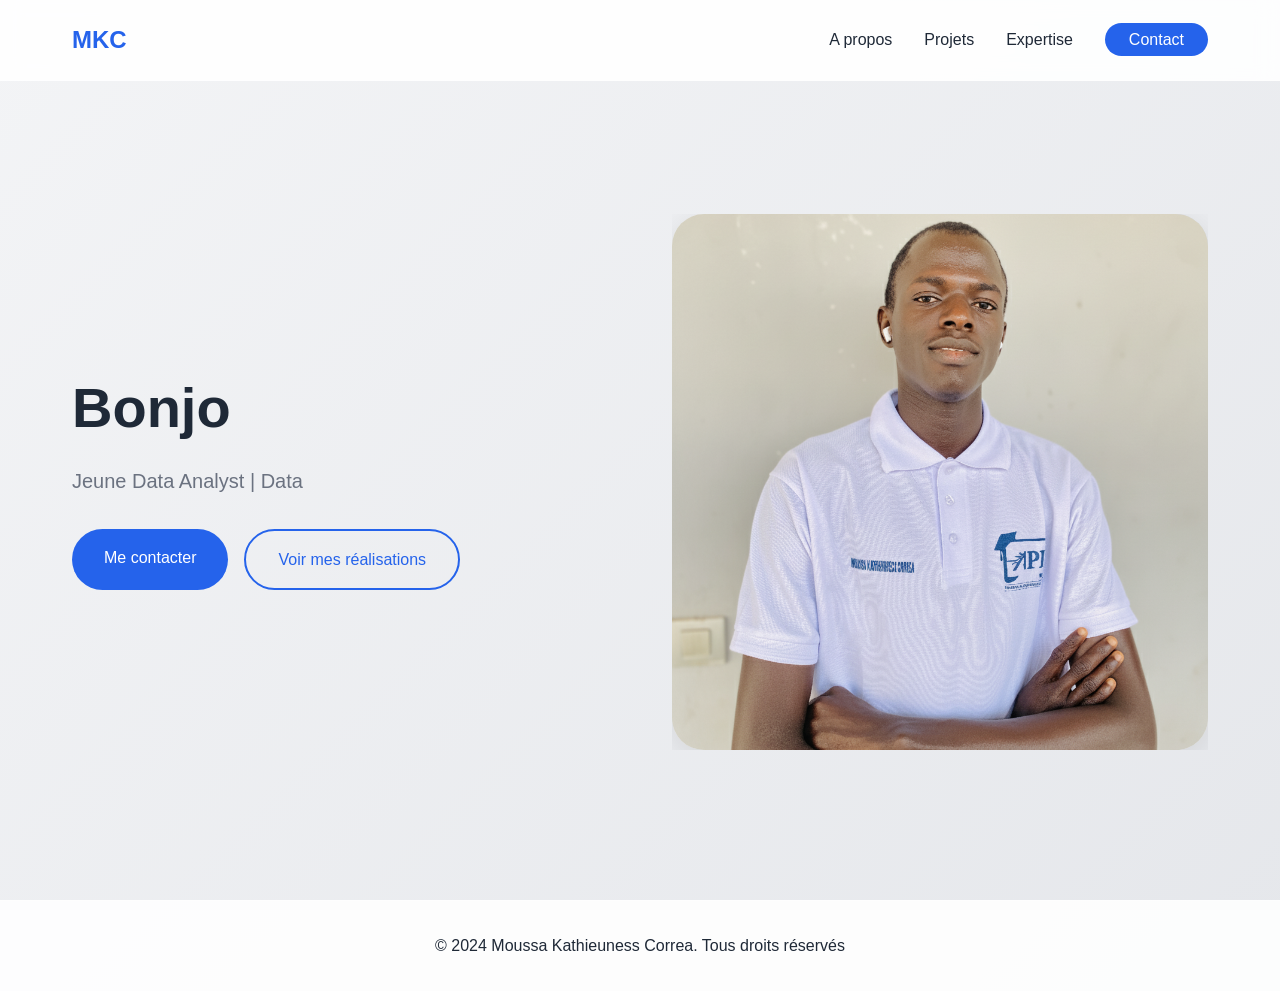
<file: index.html>
<!DOCTYPE html>
<html lang="fr">
<head>
    <meta charset="UTF-8">
    <meta name="author" content="Moussa Kathieuness Correa">
    <meta name="description" content="Portfolio de Moussa Kathieuness Correa, développeur Full Stack et Data Analyste.">
    <meta name="viewport" content="width=device-width, initial-scale=1.0">
    <meta property="og:title" content="Moussa Kathieuness Correa - Portfolio">
    <meta property="og:description" content="Développeur Full Stack, Web Designer et Data Analyste.">
    <meta property="og:image" content="./Assets/A.jpeg">
    <meta property="og:url" content="https://tonportfolio.com">
    <title>Moussa Kathieuness Correa - Portfolio</title>
    <link rel="stylesheet" href="./CSS/index.css">
</head>
<body>
    <!-- Navigation stylée -->
    <header class="glass-nav">
        <nav class="container">
            <a href="index.html" class="logo">MKC</a>
            <ul class="nav-links">
                <li><a href="A propos.html" class="nav-item">A propos</a></li>
                <li><a href="projets.html" class="nav-item">Projets</a></li>
                <li><a href="competences.html" class="nav-item">Expertise</a></li>
                <li><a href="contact.html" class="cta-button">Contact</a></li>
            </ul>
            <div class="burger" id="burger">
                <span></span>
                <span></span>
                <span></span>
            </div>
        </nav>
    </header>

    <!-- Section Hero améliorée -->
    <section id="accueil" class="hero">
        <div class="container split-layout">
            <div class="hero-content">
                <h1 class="hero-title">
                    <span class="greeting">Bonjour,</span><br>
                    Je suis Moussa Kathieuness Correa
                </h1>
                <p class="hero-subtitle">Jeune Data Analyst | Data Science | Développeur Full Stack | Automatisation des tâches avec N8N</p>
                <div class="button-group">
                    <a href="contact.html" class="primary-button">Me contacter</a>
                    <a href="projets.html" class="secondary-button">Voir mes réalisations</a>
                </div>
            </div>
            <div class="hero-visual">
                <div class="profile-container">
                    <img src="Assets/A.png" alt="Photo de Moussa Kathieuness Correa" class="profile-image">
                <div class="decorative-shape"></div>
                </div>
            </div>
        </div>
    </section>
    <footer class="main-footer">
        <div class="container">
            <p>© 2024 Moussa Kathieuness Correa. Tous droits réservés</p>
        </div>
    </footer>
    <script src="./JS/index.js"></script>
</body>
</html>
</file>
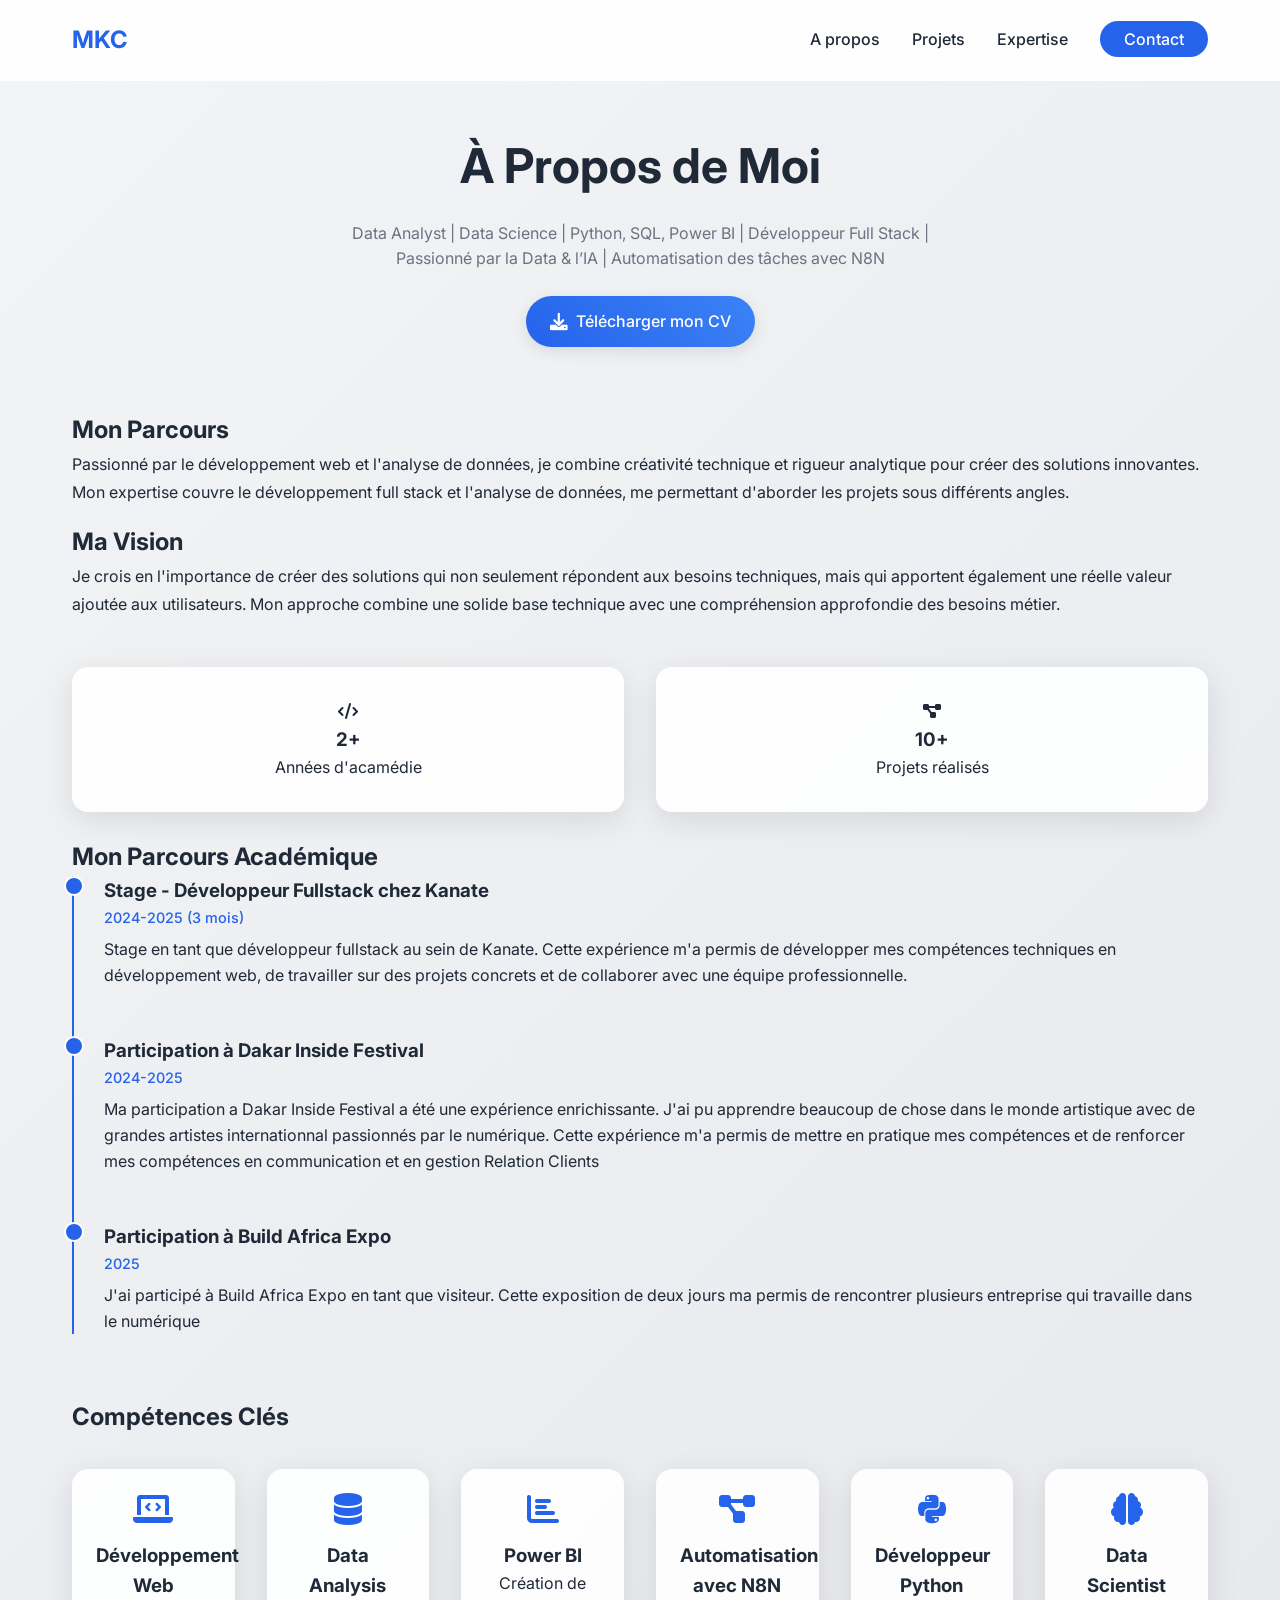
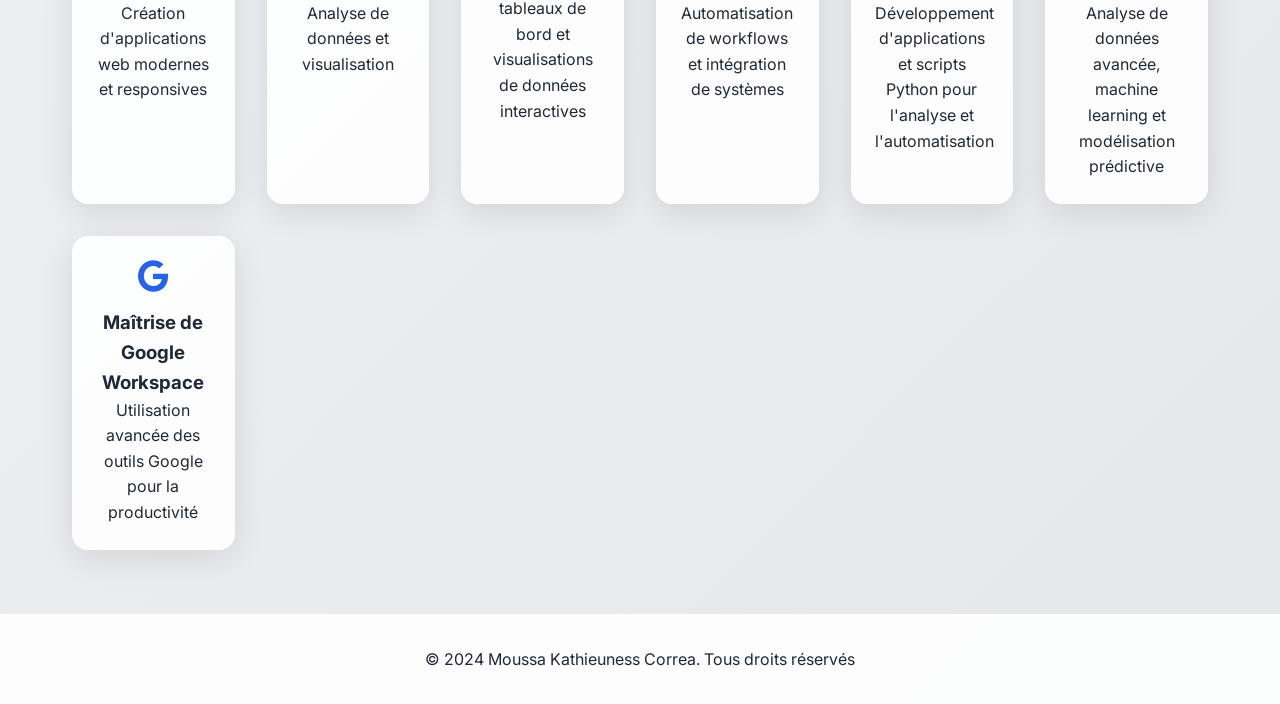
<file: A propos.html>
<!DOCTYPE html>
<html lang="fr">
<head>
    <meta charset="UTF-8">
    <meta name="author" content="Moussa Kathieuness Correa">
    <meta name="description" content="À propos de Moussa Kathieuness Correa - Développeur Full Stack et Data Analyste">
    <meta name="viewport" content="width=device-width, initial-scale=1.0">
    <title>À propos - Moussa Kathieuness Correa</title>
    <link rel="stylesheet" href="./CSS/index.css">
    <link rel="stylesheet" href="./CSS/A propos.css">
    <link href="https://fonts.googleapis.com/css2?family=Inter:wght@400;500;600;700&display=swap" rel="stylesheet">
    <link rel="stylesheet" href="https://cdnjs.cloudflare.com/ajax/libs/font-awesome/6.0.0/css/all.min.css">
</head>
<body>
    <!-- Navigation -->
    <header class="glass-nav">
        <nav class="container">
            <a href="index.html" class="logo">MKC</a>
            <ul class="nav-links">
                <li><a href="A propos.html" class="nav-item active">A propos</a></li>
                <li><a href="projets.html" class="nav-item">Projets</a></li>
                <li><a href="competences.html" class="nav-item">Expertise</a></li>
                <li><a href="contact.html" class="cta-button">Contact</a></li>
            </ul>
            <div class="burger" id="burger">
                <span></span>
                <span></span>
                <span></span>
            </div>
        </nav>
    </header>

    <!-- Section À propos -->
    <section class="about-section">
        <div class="container">
            <div class="about-header">
                <h1>À Propos de Moi</h1>
                <p>Data Analyst | Data Science | Python, SQL, Power BI | Développeur Full Stack | Passionné par la Data & l’IA | Automatisation des tâches avec N8N</p>
                <a href="Assets/cv.pdf" class="download-cv" download>
                    <i class="fas fa-download"></i>
                    Télécharger mon CV
                </a>
            </div>

            <!-- Contenu principal -->
            <div class="about-content">
                <div class="about-text">
                    <h2>Mon Parcours</h2>
                    <p>Passionné par le développement web et l'analyse de données, je combine créativité technique et rigueur analytique pour créer des solutions innovantes. Mon expertise couvre le développement full stack et l'analyse de données, me permettant d'aborder les projets sous différents angles.</p>
                    
                    <h2>Ma Vision</h2>
                    <p>Je crois en l'importance de créer des solutions qui non seulement répondent aux besoins techniques, mais qui apportent également une réelle valeur ajoutée aux utilisateurs. Mon approche combine une solide base technique avec une compréhension approfondie des besoins métier.</p>
                </div>

                <!-- Statistiques -->
                <div class="stats-grid">
                    <div class="stat-card">
                        <div class="stat-icon">
                            <i class="fas fa-code"></i>
                        </div>
                        <div class="stat-info">
                            <h3>2+</h3>
                            <p>Années d'acamédie</p>
                        </div>
                    </div>
                    <div class="stat-card">
                        <div class="stat-icon">
                            <i class="fas fa-project-diagram"></i>
                        </div>
                        <div class="stat-info">
                            <h3>10+</h3>
                            <p>Projets réalisés</p>
                        </div>
                    </div>
                </div>
            </div>
            <br>
            <!-- Timeline -->
            <div class="timeline-section">
                <h2>Mon Parcours Académique</h2>
                <div class="timeline">
                    <div class="timeline-item">
                        <div class="timeline-dot"></div>
                        <div class="timeline-content">
                            <h3>Stage - Développeur Fullstack chez Kanate</h3>
                            <p class="timeline-date">2024-2025 (3 mois)</p>
                            <p>Stage en tant que développeur fullstack au sein de Kanate. Cette expérience m'a permis de développer mes compétences techniques en développement web, de travailler sur des projets concrets et de collaborer avec une équipe professionnelle.</p>
                        </div>
                    </div>
                    <div class="timeline-item">
                        <div class="timeline-dot"></div>
                        <div class="timeline-content">
                            <h3>Participation à Dakar Inside Festival</h3>
                            <p class="timeline-date">2024-2025</p>
                            <p>Ma participation a Dakar Inside Festival a été une expérience enrichissante. J'ai pu apprendre beaucoup de chose dans le monde artistique avec de grandes artistes internationnal passionnés par le numérique. Cette expérience m'a permis de mettre en pratique mes compétences et de renforcer mes compétences en communication et en gestion Relation Clients</p>
                        </div>
                    </div>
                    <div class="timeline-item">
                        <div class="timeline-dot"></div>
                        <div class="timeline-content">
                            <h3>Participation à Build Africa Expo</h3>
                            <p class="timeline-date">2025</p>
                            <p>J'ai participé à Build Africa Expo en tant que visiteur. Cette exposition de deux jours ma permis de rencontrer plusieurs entreprise qui travaille dans le numérique</p>
                        </div>
                    </div>
                </div>
            </div>

            <!-- Compétences clés -->
            <div class="skills-section">
                <h2>Compétences Clés</h2>
                <div class="skills-grid">
                    <div class="skill-card">
                        <i class="fas fa-laptop-code skill-icon"></i>
                        <h3>Développement Web</h3>
                        <p>Création d'applications web modernes et responsives</p>
                    </div>
                    <div class="skill-card">
                        <i class="fas fa-database skill-icon"></i>
                        <h3>Data Analysis</h3>
                        <p>Analyse de données et visualisation</p>
                    </div>
                    <div class="skill-card">
                        <i class="fas fa-chart-bar skill-icon"></i>
                        <h3>Power BI</h3>
                        <p>Création de tableaux de bord et visualisations de données interactives</p>
                    </div>
                    <div class="skill-card">
                        <i class="fas fa-project-diagram skill-icon"></i>
                        <h3>Automatisation avec N8N</h3>
                        <p>Automatisation de workflows et intégration de systèmes</p>
                    </div>
                    <div class="skill-card">
                        <i class="fab fa-python skill-icon"></i>
                        <h3>Développeur Python</h3>
                        <p>Développement d'applications et scripts Python pour l'analyse et l'automatisation</p>
                    </div>
                    <div class="skill-card">
                        <i class="fas fa-brain skill-icon"></i>
                        <h3>Data Scientist</h3>
                        <p>Analyse de données avancée, machine learning et modélisation prédictive</p>
                    </div>
                    <div class="skill-card">
                        <i class="fab fa-google skill-icon"></i>
                        <h3>Maîtrise de Google Workspace</h3>
                        <p>Utilisation avancée des outils Google pour la productivité</p>
                    </div>
                </div>
            </div>
        </div>
    </section>

    <footer class="main-footer">
        <div class="container">
            <p>© 2024 Moussa Kathieuness Correa. Tous droits réservés</p>
        </div>
    </footer>

    <script src="./JS/index.js"></script>
    <script src="./JS/A propos.js"></script>
</body>
</html>
</file>
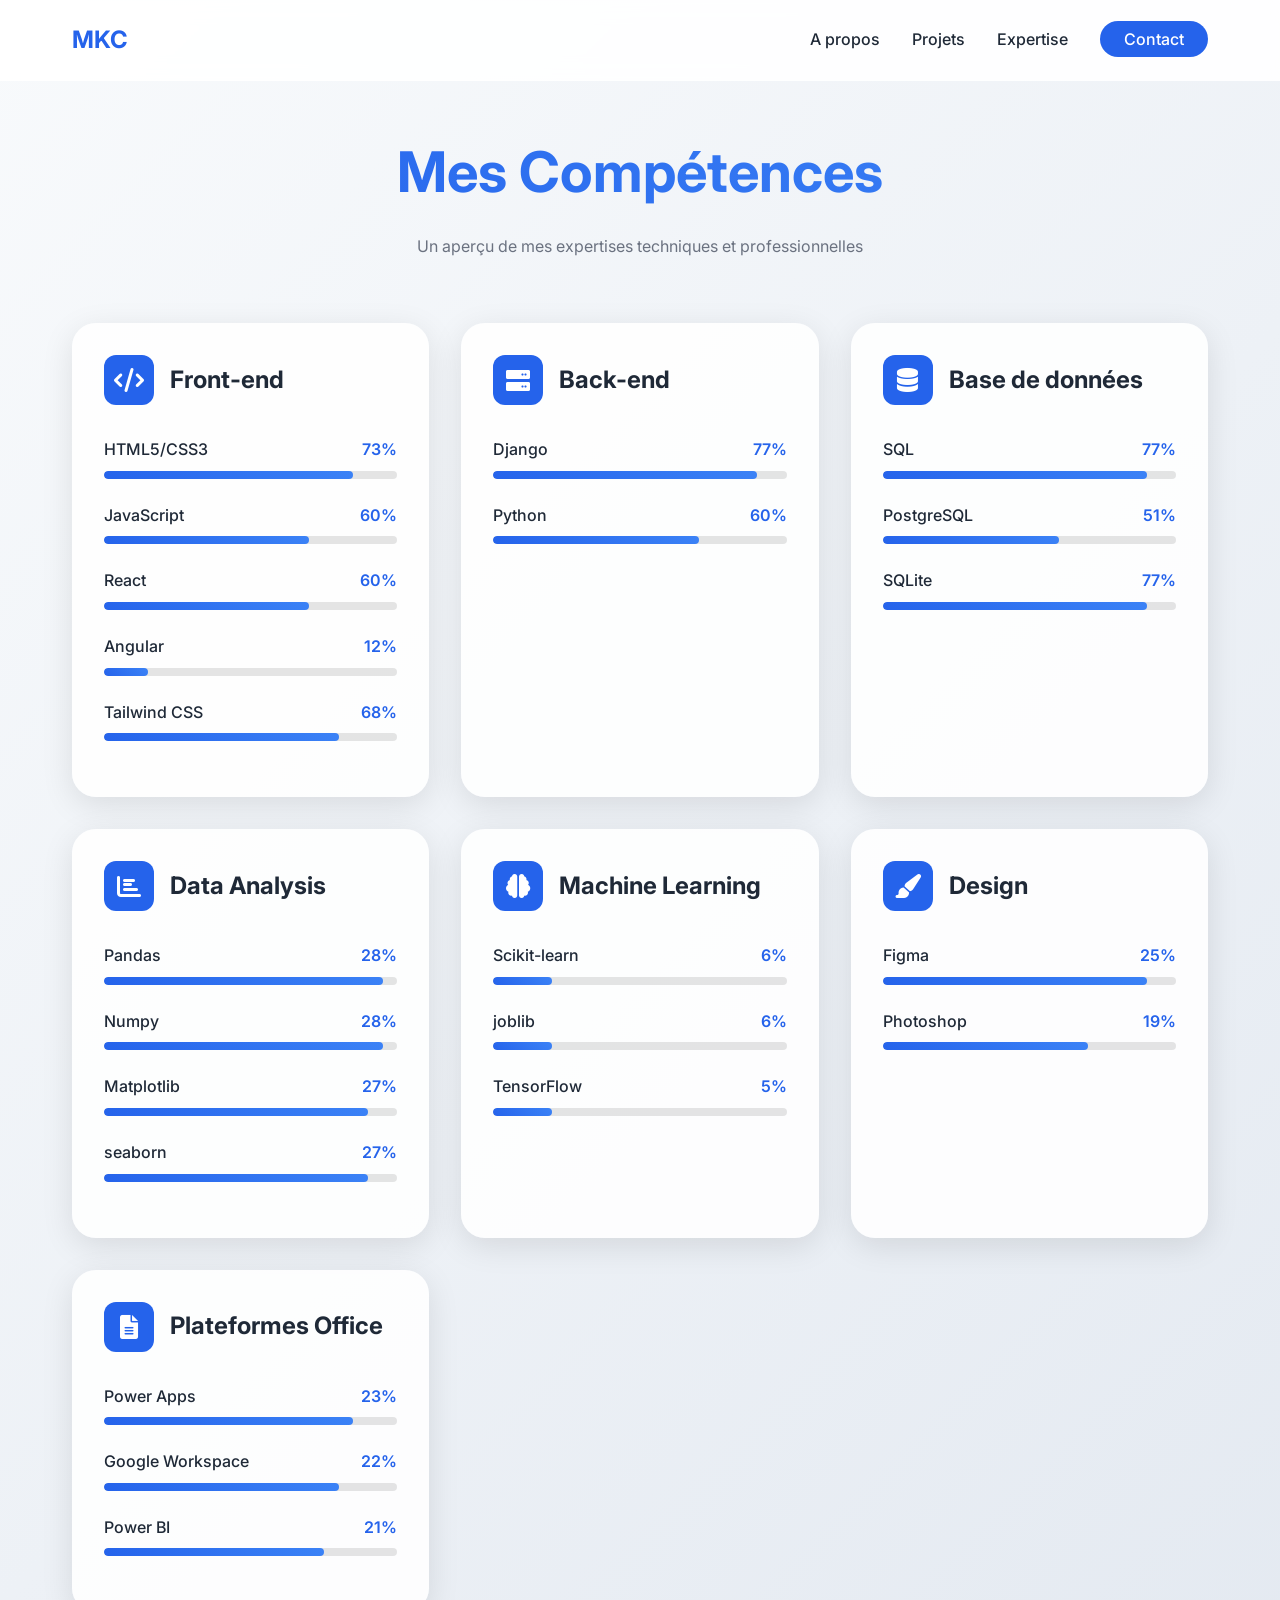
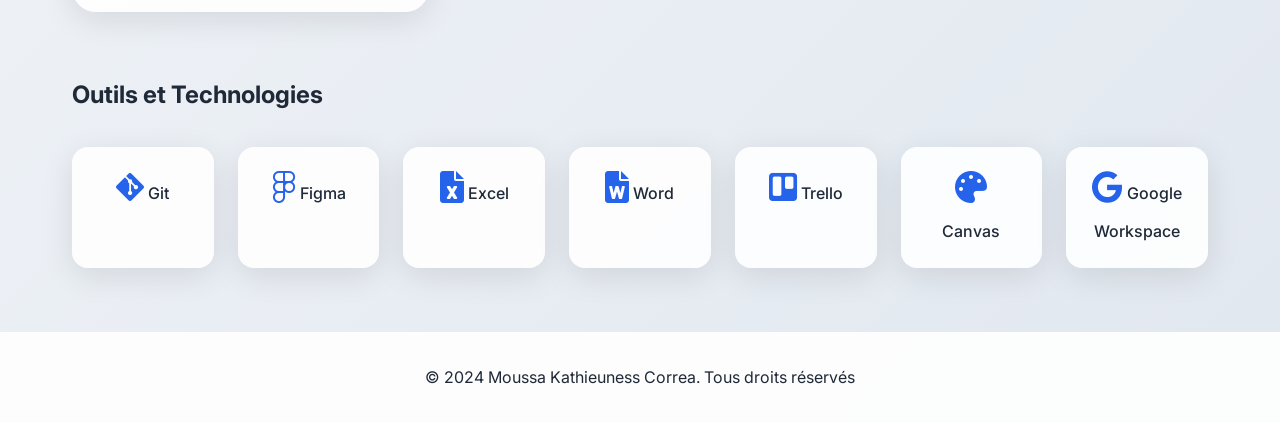
<file: competences.html>
<!DOCTYPE html>
<html lang="fr">
  <head>
    <meta charset="UTF-8" />
    <meta name="author" content="Moussa Kathieuness Correa" />
    <meta
      name="description"
      content="Compétences de Moussa Kathieuness Correa - Développeur Full Stack et Data Analyste"
    />
    <meta name="viewport" content="width=device-width, initial-scale=1.0" />
    <title>Compétences - Moussa Kathieuness Correa</title>
    <link rel="stylesheet" href="./CSS/index.css" />
    <link rel="stylesheet" href="./CSS/competences.css" />
    <link
      href="https://fonts.googleapis.com/css2?family=Inter:wght@400;500;600;700&display=swap"
      rel="stylesheet"
    />
    <link
      rel="stylesheet"
      href="https://cdnjs.cloudflare.com/ajax/libs/font-awesome/6.0.0/css/all.min.css"
    />
  </head>
  <body>
    <!-- Navigation -->
    <header class="glass-nav">
      <nav class="container">
        <a href="index.html" class="logo">MKC</a>
        <ul class="nav-links">
          <li><a href="A propos.html" class="nav-item">A propos</a></li>
          <li><a href="projets.html" class="nav-item">Projets</a></li>
          <li>
            <a href="competences.html" class="nav-item active">Expertise</a>
          </li>
          <li><a href="contact.html" class="cta-button">Contact</a></li>
        </ul>
        <div class="burger" id="burger">
          <span></span>
          <span></span>
          <span></span>
        </div>
      </nav>
    </header>

    <!-- Section Compétences -->
    <section class="competences-section">
      <div class="container">
        <div class="section-header">
          <h1>Mes Compétences</h1>
          <p>Un aperçu de mes expertises techniques et professionnelles</p>
        </div>

        <!-- Grille de compétences -->
        <div class="competences-grid">
          <!-- Front-end -->
          <div class="competence-category">
            <div class="category-header">
              <div class="category-icon">
                <i class="fas fa-code"></i>
              </div>
              <h2 class="category-title">Front-end</h2>
            </div>
            <div class="skill-bar">
              <div class="skill-info">
                <span class="skill-name">HTML5/CSS3</span>
                <span class="skill-percentage">85%</span>
              </div>
              <div class="skill-progress">
                <div class="skill-progress-bar" data-percentage="85"></div>
              </div>
            </div>
            <div class="skill-bar">
              <div class="skill-info">
                <span class="skill-name">JavaScript</span>
                <span class="skill-percentage">70%</span>
              </div>
              <div class="skill-progress">
                <div class="skill-progress-bar" data-percentage="70"></div>
              </div>
            </div>
            <div class="skill-bar">
              <div class="skill-info">
                <span class="skill-name">React</span>
                <span class="skill-percentage">70%</span>
              </div>
              <div class="skill-progress">
                <div class="skill-progress-bar" data-percentage="70"></div>
              </div>
            </div>
            <div class="skill-bar">
              <div class="skill-info">
                <span class="skill-name">Angular</span>
                <span class="skill-percentage">15%</span>
              </div>
              <div class="skill-progress">
                <div class="skill-progress-bar" data-percentage="15"></div>
              </div>
            </div>
            <div class="skill-bar">
              <div class="skill-info">
                <span class="skill-name">Tailwind CSS</span>
                <span class="skill-percentage">80%</span>
              </div>
              <div class="skill-progress">
                <div class="skill-progress-bar" data-percentage="80"></div>
              </div>
            </div>
          </div>

          <!-- Back-end -->
          <div class="competence-category">
            <div class="category-header">
              <div class="category-icon">
                <i class="fas fa-server"></i>
              </div>
              <h2 class="category-title">Back-end</h2>
            </div>
            <div class="skill-bar">
              <div class="skill-info">
                <span class="skill-name">Django</span>
                <span class="skill-percentage">90%</span>
              </div>
              <div class="skill-progress">
                <div class="skill-progress-bar" data-percentage="90"></div>
              </div>
            </div>
            <div class="skill-bar">
              <div class="skill-info">
                <span class="skill-name">Python</span>
                <span class="skill-percentage">70%</span>
              </div>
              <div class="skill-progress">
                <div class="skill-progress-bar" data-percentage="70"></div>
              </div>
            </div>
          </div>

          <!-- Base de données -->
          <div class="competence-category">
            <div class="category-header">
              <div class="category-icon">
                <i class="fas fa-database"></i>
              </div>
              <h2 class="category-title">Base de données</h2>
            </div>
            <div class="skill-bar">
              <div class="skill-info">
                <span class="skill-name">SQL</span>
                <span class="skill-percentage">90%</span>
              </div>
              <div class="skill-progress">
                <div class="skill-progress-bar" data-percentage="90"></div>
              </div>
            </div>
            <div class="skill-bar">
              <div class="skill-info">
                <span class="skill-name">PostgreSQL</span>
                <span class="skill-percentage">60%</span>
              </div>
              <div class="skill-progress">
                <div class="skill-progress-bar" data-percentage="60"></div>
              </div>
            </div>
            <div class="skill-bar">
              <div class="skill-info">
                <span class="skill-name">SQLite</span>
                <span class="skill-percentage">90%</span>
              </div>
              <div class="skill-progress">
                <div class="skill-progress-bar" data-percentage="90"></div>
              </div>
            </div>
          </div>

          <!-- Data Analysis -->
          <div class="competence-category">
            <div class="category-header">
              <div class="category-icon">
                <i class="fas fa-chart-bar"></i>
              </div>
              <h2 class="category-title">Data Analysis</h2>
            </div>
            <div class="skill-bar">
              <div class="skill-info">
                <span class="skill-name">Pandas</span>
                <span class="skill-percentage">95%</span>
              </div>
              <div class="skill-progress">
                <div class="skill-progress-bar" data-percentage="95"></div>
              </div>
            </div>
            <div class="skill-bar">
              <div class="skill-info">
                <span class="skill-name">Numpy</span>
                <span class="skill-percentage">95%</span>
              </div>
              <div class="skill-progress">
                <div class="skill-progress-bar" data-percentage="95"></div>
              </div>
            </div>
            <div class="skill-bar">
              <div class="skill-info">
                <span class="skill-name">Matplotlib</span>
                <span class="skill-percentage">90%</span>
              </div>
              <div class="skill-progress">
                <div class="skill-progress-bar" data-percentage="90"></div>
              </div>
            </div>
            <div class="skill-bar">
              <div class="skill-info">
                <span class="skill-name">seaborn</span>
                <span class="skill-percentage">90%</span>
              </div>
              <div class="skill-progress">
                <div class="skill-progress-bar" data-percentage="90"></div>
              </div>
            </div>
          </div>

          <!-- Machine Learning -->
          <div class="competence-category">
            <div class="category-header">
              <div class="category-icon">
                <i class="fas fa-brain"></i>
              </div>
              <h2 class="category-title">Machine Learning</h2>
            </div>
            <div class="skill-bar">
              <div class="skill-info">
                <span class="skill-name">Scikit-learn</span>
                <span class="skill-percentage">20%</span>
              </div>
              <div class="skill-progress">
                <div class="skill-progress-bar" data-percentage="20"></div>
              </div>
            </div>
            <div class="skill-bar">
              <div class="skill-info">
                <span class="skill-name">joblib</span>
                <span class="skill-percentage">20%</span>
              </div>
              <div class="skill-progress">
                <div class="skill-progress-bar" data-percentage="20"></div>
              </div>
            </div>
            <div class="skill-bar">
              <div class="skill-info">
                <span class="skill-name">TensorFlow</span>
                <span class="skill-percentage">20%</span>
              </div>
              <div class="skill-progress">
                <div class="skill-progress-bar" data-percentage="20"></div>
              </div>
            </div>
          </div>

          <!-- Design -->
          <div class="competence-category">
            <div class="category-header">
              <div class="category-icon">
                <i class="fas fa-paint-brush"></i>
              </div>
              <h2 class="category-title">Design</h2>
            </div>
            <div class="skill-bar">
              <div class="skill-info">
                <span class="skill-name">Figma</span>
                <span class="skill-percentage">90%</span>
              </div>
              <div class="skill-progress">
                <div class="skill-progress-bar" data-percentage="90"></div>
              </div>
            </div>
            <div class="skill-bar">
              <div class="skill-info">
                <span class="skill-name">Photoshop</span>
                <span class="skill-percentage">70%</span>
              </div>
              <div class="skill-progress">
                <div class="skill-progress-bar" data-percentage="70"></div>
              </div>
            </div>
          </div>

          <!-- Plateformes Office -->
          <div class="competence-category">
            <div class="category-header">
              <div class="category-icon">
                <i class="fas fa-file-alt"></i>
              </div>
              <h2 class="category-title">Plateformes Office</h2>
            </div>
            <div class="skill-bar">
              <div class="skill-info">
                <span class="skill-name">Power Apps</span>
                <span class="skill-percentage">85%</span>
              </div>
              <div class="skill-progress">
                <div class="skill-progress-bar" data-percentage="85"></div>
              </div>
            </div>
            <div class="skill-bar">
              <div class="skill-info">
                <span class="skill-name">Google Workspace</span>
                <span class="skill-percentage">80%</span>
              </div>
              <div class="skill-progress">
                <div class="skill-progress-bar" data-percentage="80"></div>
              </div>
            </div>
            <div class="skill-bar">
              <div class="skill-info">
                <span class="skill-name">Power BI</span>
                <span class="skill-percentage">75%</span>
              </div>
              <div class="skill-progress">
                <div class="skill-progress-bar" data-percentage="75"></div>
              </div>
            </div>
          </div>
        </div>

        <!-- Outils et Technologies -->
        <div class="tools-section">
          <h2>Outils et Technologies</h2>
          <div class="tools-grid">
            <div class="tool-item">
              <i class="fab fa-git-alt tool-icon"></i>
              <span class="tool-name">Git</span>
            </div>
            <div class="tool-item">
              <i class="fab fa-figma tool-icon"></i>
              <span class="tool-name">Figma</span>
            </div>
            <div class="tool-item">
              <i class="fas fa-file-excel tool-icon"></i>
              <span class="tool-name">Excel</span>
            </div>
            <div class="tool-item">
              <i class="fas fa-file-word tool-icon"></i>
              <span class="tool-name">Word</span>
            </div>
            <div class="tool-item">
              <i class="fab fa-trello tool-icon"></i>
              <span class="tool-name">Trello</span>
            </div>
            <div class="tool-item">
              <i class="fas fa-palette tool-icon"></i>
              <span class="tool-name">Canvas</span>
            </div>
            <div class="tool-item">
              <i class="fab fa-google tool-icon"></i>
              <span class="tool-name">Google Workspace</span>
            </div>
          </div>
        </div>
      </div>
    </section>

    <footer class="main-footer">
      <div class="container">
        <p>© 2024 Moussa Kathieuness Correa. Tous droits réservés</p>
      </div>
    </footer>

    <script src="./JS/index.js"></script>
    <script src="./JS/competences.js"></script>
  </body>
</html>
</file>
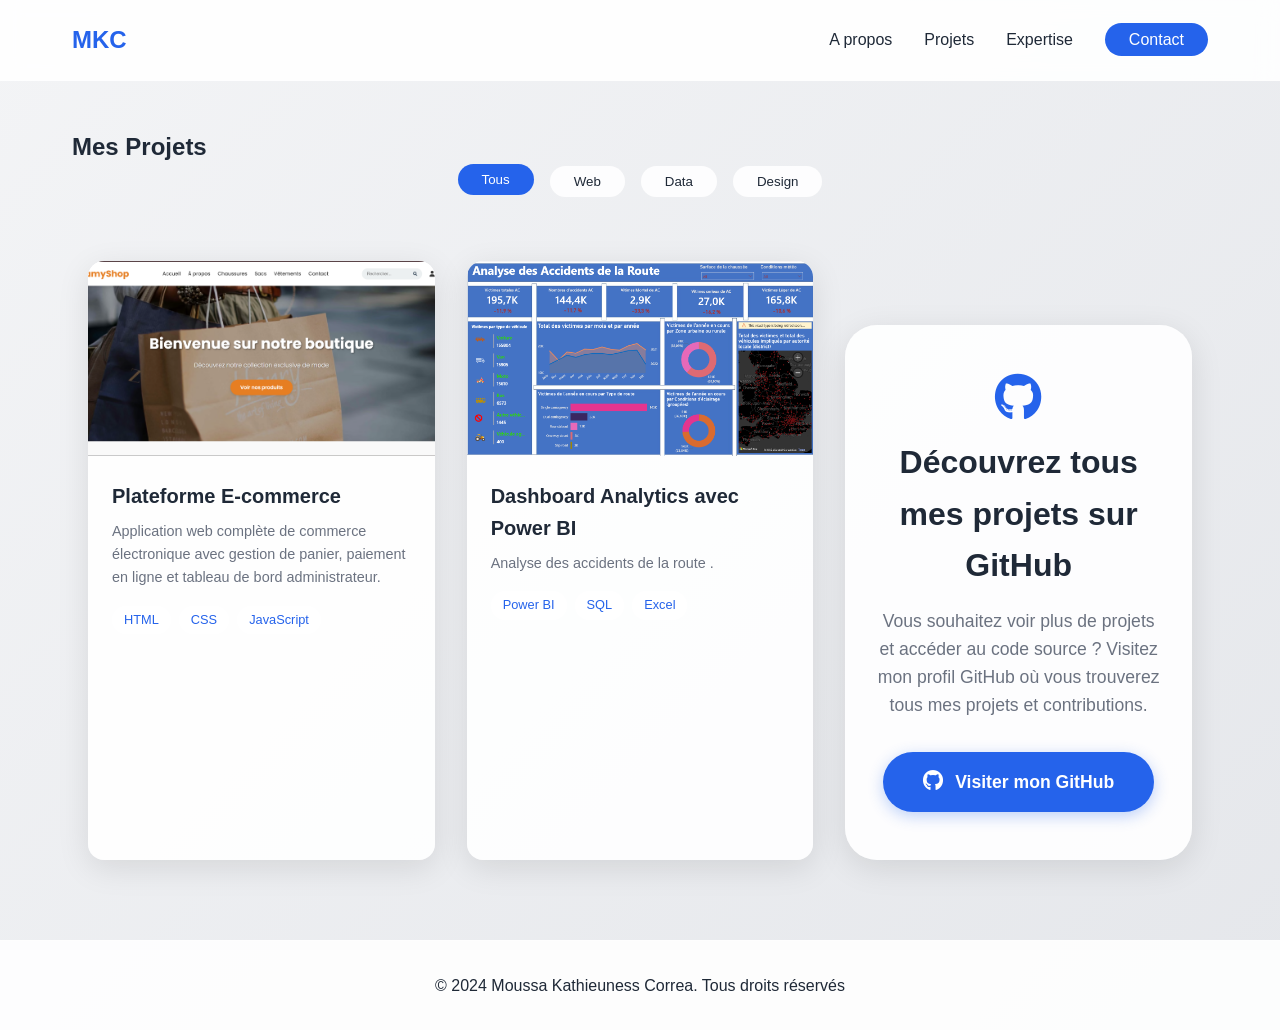
<file: projets.html>
<!DOCTYPE html>
<html lang="fr">
<head>
    <meta charset="UTF-8">
    <meta name="author" content="Moussa Kathieuness Correa">
    <meta name="description" content="Projets de Moussa Kathieuness Correa - Développeur Full Stack et Data Analyste">
    <meta name="viewport" content="width=device-width, initial-scale=1.0">
    <title>Projets - Moussa Kathieuness Correa</title>
    <link rel="stylesheet" href="./CSS/index.css">
    <link rel="stylesheet" href="./CSS/projets.css">
    <link rel="stylesheet" href="https://cdnjs.cloudflare.com/ajax/libs/font-awesome/6.0.0/css/all.min.css">
</head>
<body>
    <!-- Navigation stylée -->
    <header class="glass-nav">
        <nav class="container">
            <a href="index.html" class="logo">MKC</a>
            <ul class="nav-links">
                <li><a href="A propos.html" class="nav-item">A propos</a></li>
                <li><a href="projets.html" class="nav-item active">Projets</a></li>
                <li><a href="competences.html" class="nav-item">Expertise</a></li>
                <li><a href="contact.html" class="cta-button">Contact</a></li>
            </ul>
            <div class="burger" id="burger">
                <span></span>
                <span></span>
                <span></span>
            </div>
        </nav>
    </header>

    <!-- Section Projets -->
    <section class="projects-section">
        <div class="container">
            <h1 class="section-title">Mes Projets</h1>
            
            <!-- Filtres -->
            <div class="project-filters">
                <button class="filter-btn active" data-filter="all">Tous</button>
                <button class="filter-btn" data-filter="web">Web</button>
                <button class="filter-btn" data-filter="data">Data</button>
                <button class="filter-btn" data-filter="design">Design</button>
            </div>

            <!-- Grille de projets -->
            <div class="projects-grid">
                <!-- Projet 1 -->
                <div class="project-card" data-category="web">
                    <div class="project-image">
                        <img src="Assets/Screenshot 2025-11-20 193601.png" alt="E-commerce Platform">
                        <div class="project-overlay">
                            <div class="project-links">
                                <a href="#" class="project-link" title="Voir le projet">
                                    <i class="fas fa-external-link-alt"></i>
                                </a>
                                <a href="#" class="project-github" title="Code source">
                                    <i class="fab fa-github"></i>
                                </a>
                            </div>
                        </div>
                    </div>
                    <div class="project-info">
                        <h3>Plateforme E-commerce</h3>
                        <p>Application web complète de commerce électronique avec gestion de panier, paiement en ligne et tableau de bord administrateur.</p>
                        <div class="project-tags">
                            <span>HTML</span>
                            <span>CSS</span>
                            <span>JavaScript</span>
                        </div>
                    </div>
                </div>

                <!-- Projet 2 -->
                <div class="project-card" data-category="data">
                    <div class="project-image">
                        <img src="Assets/Screenshot 2025-11-20 183201.png" alt="Analytics Dashboard">
                        <div class="project-overlay">
                            <div class="project-links">
                                <a href="#" class="project-link" title="Voir le projet">
                                    <i class="fas fa-external-link-alt"></i>
                                </a>
                                <a href="#" class="project-github" title="Code source">
                                    <i class="fab fa-github"></i>
                                </a>
                            </div>
                        </div>
                    </div>
                    <div class="project-info">
                        <h3>Dashboard Analytics avec Power BI</h3>
                        <p>Analyse des accidents de la route .</p>
                        <div class="project-tags">
                            <span>Power BI</span>
                            <span>SQL</span>
                            <span>Excel</span>
                        </div>
                    </div>
                </div>

               
            <!-- Section GitHub -->
            <div class="github-section">
                <div class="github-content">
                    <i class="fab fa-github github-icon"></i>
                    <h2>Découvrez tous mes projets sur GitHub</h2>
                    <p>Vous souhaitez voir plus de projets et accéder au code source ? Visitez mon profil GitHub où vous trouverez tous mes projets et contributions.</p>
                    <a href="https://github.com/Moussa-coder" target="_blank" rel="noopener noreferrer" class="github-button">
                        <i class="fab fa-github"></i>
                        Visiter mon GitHub
                    </a>
                </div>
            </div>
        </div>
    </section>

    <footer class="main-footer">
        <div class="container">
            <p>© 2024 Moussa Kathieuness Correa. Tous droits réservés</p>
        </div>
    </footer>
    <script src="./JS/index.js"></script>
    <script src="./JS/projets.js"></script>
</body>
</html>
</file>
<file: CSS/index.css>
/* Variables globales */
:root {
    --primary-color: #2563eb;
    --secondary-color: #3b82f6;
    --text-color: #1f2937;
    --light-text: #6b7280;
    --glass-bg: rgba(255, 255, 255, 0.9);
    --glass-border: rgba(255, 255, 255, 0.2);
    --shadow: 0 8px 32px rgba(0, 0, 0, 0.1);
    --transition: all 0.3s ease;
}

/* Reset et styles de base */
* {
    margin: 0;
    padding: 0;
    box-sizing: border-box;
}

body {
    font-family: 'Inter', sans-serif;
    line-height: 1.6;
    color: var(--text-color);
    background: linear-gradient(135deg, #f3f4f6 0%, #e5e7eb 100%);
    min-height: 100vh;
}

.container {
    max-width: 1200px;
    margin: 0 auto;
    padding: 0 2rem;
}

/* Navigation */
.glass-nav {
    position: fixed;
    top: 0;
    left: 0;
    width: 100%;
    z-index: 1000;
    background: var(--glass-bg);
    backdrop-filter: blur(10px);
    border-bottom: 1px solid var(--glass-border);
}

nav {
    display: flex;
    justify-content: space-between;
    align-items: center;
    height: 80px;
}

.logo {
    font-size: 1.5rem;
    font-weight: 700;
    color: var(--primary-color);
    text-decoration: none;
    transition: var(--transition);
}

.logo:hover {
    transform: scale(1.05);
}

.nav-links {
    display: flex;
    gap: 2rem;
    list-style: none;
}

.nav-item {
    color: var(--text-color);
    text-decoration: none;
    font-weight: 500;
    transition: var(--transition);
    position: relative;
}

.nav-item::after {
    content: '';
    position: absolute;
    bottom: -5px;
    left: 0;
    width: 0;
    height: 2px;
    background: var(--primary-color);
    transition: var(--transition);
}

.nav-item:hover::after {
    width: 100%;
}

.cta-button {
    background: var(--primary-color);
    color: white;
    padding: 0.5rem 1.5rem;
    border-radius: 50px;
    text-decoration: none;
    font-weight: 500;
    transition: var(--transition);
}

.cta-button:hover {
    background: var(--secondary-color);
    transform: translateY(-2px);
}

/* Section Hero */
.hero {
    padding: 8rem 0 4rem;
    min-height: 100vh;
    display: flex;
    align-items: center;
}

.split-layout {
    display: grid;
    grid-template-columns: 1fr 1fr;
    gap: 4rem;
    align-items: center;
}

.hero-content {
    opacity: 0;
    transform: translateY(20px);
    animation: fadeInUp 0.8s ease forwards;
}

.hero-title {
    font-size: 3.5rem;
    line-height: 1.2;
    margin-bottom: 1.5rem;
}

.greeting {
    color: var(--primary-color);
    font-size: 2rem;
    display: block;
    margin-bottom: 0.5rem;
}

.hero-subtitle {
    font-size: 1.25rem;
    color: var(--light-text);
    margin-bottom: 2rem;
}

.button-group {
    display: flex;
    gap: 1rem;
}

.primary-button {
    background: var(--primary-color);
    color: white;
    padding: 1rem 2rem;
    border-radius: 50px;
    text-decoration: none;
    font-weight: 500;
    transition: var(--transition);
}

.primary-button:hover {
    background: var(--secondary-color);
    transform: translateY(-2px);
}

.secondary-button {
    background: transparent;
    color: var(--primary-color);
    padding: 1rem 2rem;
    border-radius: 50px;
    text-decoration: none;
    font-weight: 500;
    border: 2px solid var(--primary-color);
    transition: var(--transition);
}

.secondary-button:hover {
    background: var(--primary-color);
    color: white;
    transform: translateY(-2px);
}

/* Section visuelle */
.hero-visual {
    position: relative;
    opacity: 0;
    animation: fadeInUp 0.8s ease forwards 0.3s;
    width: 100%;
    max-width: 100%;
    overflow: hidden;
}

.profile-container {
    position: relative;
    width: 100%;
    max-width: 100%;
    aspect-ratio: 1;
    border-radius: 2rem;
    overflow: hidden;
    box-shadow: var(--shadow);
}

.profile-image {
    width: 100%;
    height: 100%;
    max-width: 100%;
    max-height: 100%;
    object-fit: cover;
    object-position: center;
    display: block;
    transition: var(--transition);
}

.decorative-shape {
    position: absolute;
    top: -20px;
    right: -20px;
    width: 200px;
    height: 200px;
    background: var(--primary-color);
    border-radius: 50%;
    opacity: 0.1;
    z-index: -1;
    animation: float 6s ease-in-out infinite;
}

/* Footer */
.main-footer {
    background: var(--glass-bg);
    padding: 2rem 0;
    text-align: center;
    border-top: 1px solid var(--glass-border);
}

/* Animations */
@keyframes fadeInUp {
    from {
        opacity: 0;
        transform: translateY(20px);
    }
    to {
        opacity: 1;
        transform: translateY(0);
    }
}

@keyframes float {
    0%, 100% {
        transform: translateY(0);
    }
    50% {
        transform: translateY(-20px);
    }
}

/* Menu burger */
.burger {
    display: none;
    cursor: pointer;
}

.burger span {
    display: block;
    width: 25px;
    height: 3px;
    background: var(--text-color);
    margin: 5px 0;
    transition: var(--transition);
}

/* Responsive */
@media (max-width: 768px) {
    .burger {
        display: block;
    }

    .nav-links {
        position: fixed;
        top: 80px;
        left: 0;
        width: 100%;
        background: var(--glass-bg);
        padding: 2rem;
        flex-direction: column;
        align-items: center;
        gap: 1.5rem;
        transform: translateY(-100%);
        opacity: 0;
        transition: var(--transition);
    }

    .nav-links.active {
        transform: translateY(0);
        opacity: 1;
    }

    .split-layout {
        grid-template-columns: 1fr;
        text-align: center;
    }

    .hero-title {
        font-size: 2.5rem;
    }

    .button-group {
        justify-content: center;
    }

    .profile-container {
        max-width: 400px;
        width: 100%;
        margin: 0 auto;
    }
    
    .hero-visual {
        width: 100%;
        max-width: 100%;
    }
}

/* Animation du menu burger */
.burger.active span:nth-child(1) {
    transform: rotate(45deg) translate(5px, 5px);
}

.burger.active span:nth-child(2) {
    opacity: 0;
}

.burger.active span:nth-child(3) {
    transform: rotate(-45deg) translate(7px, -6px);
}
</file>
<file: CSS/A propos.css>
/* Styles spécifiques pour la page A propos */
.about-section {
    padding: 8rem 0 4rem;
}

/* En-tête de la page */
.about-header {
    text-align: center;
    margin-bottom: 4rem;
}

.about-header h1 {
    font-size: 3rem;
    margin-bottom: 1rem;
    color: var(--text-color);
}

.about-header p {
    color: var(--light-text);
    max-width: 600px;
    margin: 0 auto;
}

/* Grille de contenu */
.about-grid {
    display: grid;
    grid-template-columns: 1fr 1fr;
    gap: 4rem;
    align-items: start;
}

/* Section à propos */
.about-content {
    opacity: 0;
    transform: translateY(20px);
    animation: fadeInUp 0.8s ease forwards;
}

.about-text {
    margin-bottom: 2rem;
}

.about-text p {
    margin-bottom: 1rem;
    line-height: 1.8;
}

/* Statistiques */
.stats-grid {
    display: grid;
    grid-template-columns: repeat(2, 1fr);
    gap: 2rem;
    margin-top: 3rem;
}

.stat-card {
    background: var(--glass-bg);
    padding: 2rem;
    border-radius: 1rem;
    text-align: center;
    box-shadow: var(--shadow);
    transition: var(--transition);
}

.stat-card:hover {
    transform: translateY(-5px);
}

.stat-number {
    font-size: 2.5rem;
    font-weight: 700;
    color: var(--primary-color);
    margin-bottom: 0.5rem;
}

.stat-label {
    color: var(--light-text);
    font-weight: 500;
}

/* Timeline */
.timeline {
    position: relative;
    padding-left: 2rem;
}

.timeline::before {
    content: '';
    position: absolute;
    left: 0;
    top: 0;
    height: 100%;
    width: 2px;
    background: var(--primary-color);
}

.timeline-item {
    position: relative;
    margin-bottom: 3rem;
    opacity: 0;
    transform: translateX(-20px);
    animation: fadeInRight 0.8s ease forwards;
}

.timeline-item::before {
    content: '';
    position: absolute;
    left: -2.5rem;
    top: 0;
    width: 1rem;
    height: 1rem;
    border-radius: 50%;
    background: var(--primary-color);
    border: 2px solid white;
}

.timeline-date {
    font-size: 0.9rem;
    color: var(--primary-color);
    font-weight: 500;
    margin-bottom: 0.5rem;
}

.timeline-title {
    font-size: 1.25rem;
    margin-bottom: 0.5rem;
    color: var(--text-color);
}

.timeline-description {
    color: var(--light-text);
    line-height: 1.6;
}

/* Compétences */
.skills-section {
    margin-top: 4rem;
}

.skills-grid {
    display: grid;
    grid-template-columns: repeat(auto-fit, minmax(150px, 1fr));
    gap: 2rem;
    margin-top: 2rem;
}

.skill-card {
    background: var(--glass-bg);
    padding: 1.5rem;
    border-radius: 1rem;
    text-align: center;
    box-shadow: var(--shadow);
    transition: var(--transition);
}

.skill-card:hover {
    transform: translateY(-5px);
}

.skill-icon {
    font-size: 2rem;
    color: var(--primary-color);
    margin-bottom: 1rem;
}

.skill-name {
    font-weight: 500;
    color: var(--text-color);
}

/* Animations */
@keyframes fadeInRight {
    from {
        opacity: 0;
        transform: translateX(-20px);
    }
    to {
        opacity: 1;
        transform: translateX(0);
    }
}

/* Responsive */
@media (max-width: 768px) {
    .about-grid {
        grid-template-columns: 1fr;
    }

    .stats-grid {
        grid-template-columns: 1fr;
    }

    .timeline {
        padding-left: 1.5rem;
    }

    .timeline-item::before {
        left: -2rem;
    }
}

/* Animation des cartes au scroll */
.animate-on-scroll {
    opacity: 0;
    transform: translateY(20px);
    transition: all 0.6s ease;
}

.animate-on-scroll.visible {
    opacity: 1;
    transform: translateY(0);
}

/* Styles pour le bouton de téléchargement de CV */
.download-cv {
    display: inline-flex;
    align-items: center;
    gap: 0.5rem;
    background: linear-gradient(45deg, var(--primary-color), var(--secondary-color));
    color: white;
    padding: 0.8rem 1.5rem;
    border-radius: 50px;
    text-decoration: none;
    font-weight: 500;
    margin-top: 1.5rem;
    transition: all 0.3s ease;
    box-shadow: 0 4px 15px rgba(0, 0, 0, 0.1);
}

.download-cv:hover {
    transform: translateY(-2px);
    box-shadow: 0 6px 20px rgba(0, 0, 0, 0.15);
}

.download-cv i {
    font-size: 1.1rem;
    transition: transform 0.3s ease;
}

.download-cv:hover i {
    transform: translateY(-2px);
}

/* Animation pour le bouton */
@keyframes pulse {
    0% {
        box-shadow: 0 4px 15px rgba(0, 0, 0, 0.1);
    }
    50% {
        box-shadow: 0 4px 25px rgba(var(--primary-color-rgb), 0.3);
    }
    100% {
        box-shadow: 0 4px 15px rgba(0, 0, 0, 0.1);
    }
}

.download-cv {
    animation: pulse 2s infinite;
}

/* Responsive */
@media (max-width: 768px) {
    .download-cv {
        padding: 0.7rem 1.2rem;
        font-size: 0.9rem;
    }
}
</file>
<file: CSS/competences.css>
/* Styles pour la page compétences */
.competences-section {
    padding: 8rem 0 4rem;
    background: linear-gradient(135deg, #f8fafc 0%, #e2e8f0 100%);
}

/* En-tête */
.section-header {
    text-align: center;
    margin-bottom: 4rem;
}

.section-header h1 {
    font-size: 3.5rem;
    background: linear-gradient(45deg, var(--primary-color), var(--secondary-color));
    -webkit-background-clip: text;
    background-clip: text;
    -webkit-text-fill-color: transparent;
    margin-bottom: 1rem;
}

.section-header p {
    color: var(--light-text);
    max-width: 600px;
    margin: 0 auto;
}

/* Catégories de compétences */
.competences-grid {
    display: grid;
    grid-template-columns: repeat(auto-fit, minmax(300px, 1fr));
    gap: 2rem;
    margin-bottom: 4rem;
}

.competence-category {
    background: var(--glass-bg);
    border-radius: 1.5rem;
    padding: 2rem;
    box-shadow: var(--shadow);
    transition: var(--transition);
    position: relative;
    overflow: hidden;
}

.competence-category::before {
    content: '';
    position: absolute;
    top: 0;
    left: 0;
    width: 100%;
    height: 100%;
    background: linear-gradient(45deg, var(--primary-color), var(--secondary-color));
    opacity: 0;
    transition: var(--transition);
    z-index: 0;
}

.competence-category:hover::before {
    opacity: 0.05;
}

.competence-category:hover {
    transform: translateY(-10px);
}

.category-header {
    display: flex;
    align-items: center;
    gap: 1rem;
    margin-bottom: 2rem;
    position: relative;
    z-index: 1;
}

.category-icon {
    width: 50px;
    height: 50px;
    background: var(--primary-color);
    border-radius: 12px;
    display: flex;
    align-items: center;
    justify-content: center;
    color: white;
    font-size: 1.5rem;
    transition: var(--transition);
}

.competence-category:hover .category-icon {
    transform: rotate(10deg) scale(1.1);
}

.category-title {
    font-size: 1.5rem;
    color: var(--text-color);
    position: relative;
    z-index: 1;
}

/* Barres de compétences */
.skill-bar {
    margin-bottom: 1.5rem;
    position: relative;
    z-index: 1;
}

.skill-info {
    display: flex;
    justify-content: space-between;
    margin-bottom: 0.5rem;
}

.skill-name {
    font-weight: 500;
    color: var(--text-color);
}

.skill-percentage {
    color: var(--primary-color);
    font-weight: 600;
}

.skill-progress {
    height: 8px;
    background: rgba(0, 0, 0, 0.1);
    border-radius: 4px;
    overflow: hidden;
}

.skill-progress-bar {
    height: 100%;
    background: linear-gradient(45deg, var(--primary-color), var(--secondary-color));
    border-radius: 4px;
    width: 0;
    transition: width 1.5s ease-in-out;
}

/* Outils et technologies */
.tools-section {
    margin-top: 4rem;
}

.tools-grid {
    display: grid;
    grid-template-columns: repeat(auto-fit, minmax(120px, 1fr));
    gap: 1.5rem;
    margin-top: 2rem;
}

.tool-item {
    background: var(--glass-bg);
    border-radius: 1rem;
    padding: 1.5rem;
    text-align: center;
    box-shadow: var(--shadow);
    transition: var(--transition);
    position: relative;
    overflow: hidden;
}

.tool-item::before {
    content: '';
    position: absolute;
    top: 0;
    left: 0;
    width: 100%;
    height: 100%;
    background: linear-gradient(45deg, var(--primary-color), var(--secondary-color));
    opacity: 0;
    transition: var(--transition);
}

.tool-item:hover {
    transform: translateY(-5px);
}

.tool-item:hover::before {
    opacity: 0.1;
}

.tool-icon {
    font-size: 2rem;
    color: var(--primary-color);
    margin-bottom: 1rem;
    position: relative;
    z-index: 1;
    transition: var(--transition);
}

.tool-item:hover .tool-icon {
    transform: scale(1.2) rotate(5deg);
}

.tool-name {
    font-weight: 500;
    color: var(--text-color);
    position: relative;
    z-index: 1;
}

/* Animations */
@keyframes fadeInUp {
    from {
        opacity: 0;
        transform: translateY(20px);
    }
    to {
        opacity: 1;
        transform: translateY(0);
    }
}

.animate-on-scroll {
    opacity: 0;
    transform: translateY(20px);
    transition: all 0.6s ease;
}

.animate-on-scroll.visible {
    opacity: 1;
    transform: translateY(0);
}

/* Responsive */
@media (max-width: 768px) {
    .section-header h1 {
        font-size: 2.5rem;
    }

    .competences-grid {
        grid-template-columns: 1fr;
    }

    .tools-grid {
        grid-template-columns: repeat(2, 1fr);
    }
}

/* Effet de survol sur les barres de compétences */
.skill-bar:hover .skill-progress-bar {
    filter: brightness(1.2);
}

/* Animation des pourcentages */
@keyframes countUp {
    from {
        opacity: 0;
        transform: translateY(10px);
    }
    to {
        opacity: 1;
        transform: translateY(0);
    }
}
</file>
<file: CSS/projets.css>
/* Styles spécifiques pour la page projets */
.projects-section {
    padding: 8rem 0 4rem;
}

/* Filtres */
.project-filters {
    display: flex;
    justify-content: center;
    gap: 1rem;
    margin-bottom: 3rem;
    flex-wrap: wrap;
}

.filter-btn {
    padding: 0.5rem 1.5rem;
    border: none;
    background: var(--glass-bg);
    border-radius: 50px;
    cursor: pointer;
    transition: var(--transition);
    font-weight: 500;
    color: var(--text-color);
}

.filter-btn:hover,
.filter-btn.active {
    background: var(--primary-color);
    color: white;
    transform: translateY(-2px);
}

/* Grille de projets */
.projects-grid {
    display: grid;
    grid-template-columns: repeat(auto-fit, minmax(300px, 1fr));
    gap: 2rem;
    padding: 1rem;
}

/* Carte de projet */
.project-card {
    background: var(--glass-bg);
    border-radius: 1rem;
    overflow: hidden;
    box-shadow: var(--shadow);
    transition: var(--transition);
    opacity: 0;
    transform: translateY(20px);
    animation: fadeInUp 0.6s ease forwards;
}

.project-card:hover {
    transform: translateY(-10px);
}

.project-image {
    position: relative;
    overflow: hidden;
    aspect-ratio: 16/9;
}

.project-image img {
    width: 100%;
    height: 100%;
    object-fit: cover;
    transition: var(--transition);
}

.project-overlay {
    position: absolute;
    top: 0;
    left: 0;
    width: 100%;
    height: 100%;
    background: rgba(37, 99, 235, 0.9);
    display: flex;
    justify-content: center;
    align-items: center;
    opacity: 0;
    transition: var(--transition);
}

.project-card:hover .project-overlay {
    opacity: 1;
}

.project-links {
    display: flex;
    gap: 1rem;
}

.project-link,
.project-github {
    width: 40px;
    height: 40px;
    background: white;
    border-radius: 50%;
    display: flex;
    justify-content: center;
    align-items: center;
    color: var(--primary-color);
    text-decoration: none;
    transition: var(--transition);
}

.project-link:hover,
.project-github:hover {
    transform: scale(1.1);
    background: var(--primary-color);
    color: white;
}

.project-info {
    padding: 1.5rem;
}

.project-info h3 {
    font-size: 1.25rem;
    margin-bottom: 0.5rem;
    color: var(--text-color);
}

.project-info p {
    color: var(--light-text);
    margin-bottom: 1rem;
    font-size: 0.9rem;
}

.project-tags {
    display: flex;
    flex-wrap: wrap;
    gap: 0.5rem;
}

.project-tags span {
    background: var(--glass-bg);
    padding: 0.25rem 0.75rem;
    border-radius: 50px;
    font-size: 0.8rem;
    color: var(--primary-color);
}

/* Animations */
@keyframes fadeInUp {
    from {
        opacity: 0;
        transform: translateY(20px);
    }
    to {
        opacity: 1;
        transform: translateY(0);
    }
}

/* Responsive */
@media (max-width: 768px) {
    .projects-grid {
        grid-template-columns: 1fr;
    }

    .project-filters {
        gap: 0.5rem;
    }

    .filter-btn {
        padding: 0.4rem 1rem;
        font-size: 0.9rem;
    }
}

/* Animation de filtrage */
.project-card.filtered {
    animation: fadeOut 0.3s ease forwards;
}

@keyframes fadeOut {
    from {
        opacity: 1;
        transform: scale(1);
    }
    to {
        opacity: 0;
        transform: scale(0.8);
    }
}

/* Section GitHub */
.github-section {
    margin-top: 4rem;
    padding: 3rem 2rem;
    text-align: center;
    background: var(--glass-bg);
    border-radius: 2rem;
    box-shadow: var(--shadow);
    animation: fadeInUp 0.8s ease forwards;
}

.github-content {
    max-width: 600px;
    margin: 0 auto;
}

.github-icon {
    font-size: 3rem;
    color: var(--primary-color);
    margin-bottom: 1rem;
    display: block;
}

.github-content h2 {
    font-size: 2rem;
    color: var(--text-color);
    margin-bottom: 1rem;
}

.github-content p {
    font-size: 1.1rem;
    color: var(--light-text);
    margin-bottom: 2rem;
    line-height: 1.6;
}

.github-button {
    display: inline-flex;
    align-items: center;
    gap: 0.75rem;
    background: var(--primary-color);
    color: white;
    padding: 1rem 2.5rem;
    border-radius: 50px;
    text-decoration: none;
    font-weight: 600;
    font-size: 1.1rem;
    transition: var(--transition);
    box-shadow: 0 4px 15px rgba(37, 99, 235, 0.3);
}

.github-button:hover {
    background: var(--secondary-color);
    transform: translateY(-3px);
    box-shadow: 0 6px 20px rgba(37, 99, 235, 0.4);
}

.github-button i {
    font-size: 1.3rem;
}

/* Responsive pour la section GitHub */
@media (max-width: 768px) {
    .github-section {
        padding: 2rem 1.5rem;
        margin-top: 3rem;
    }

    .github-icon {
        font-size: 2.5rem;
    }

    .github-content h2 {
        font-size: 1.5rem;
    }

    .github-content p {
        font-size: 1rem;
    }

    .github-button {
        padding: 0.875rem 2rem;
        font-size: 1rem;
    }
}
</file>
